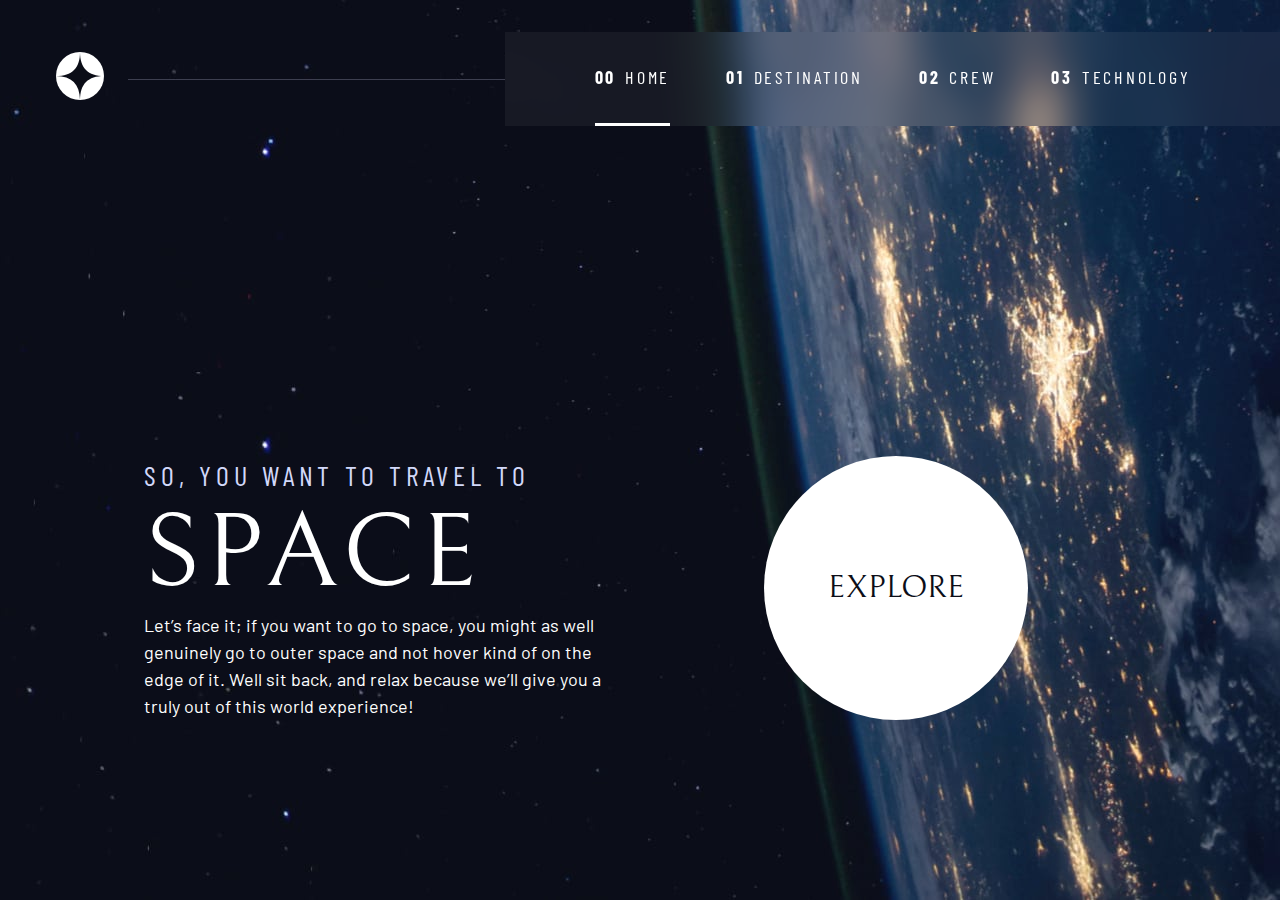
<file: index.html>
<!DOCTYPE html>
<html lang="en">
<head>
    <meta charset="UTF-8">
    <meta http-equiv="X-UA-Compatible" content="IE=edge">
    <meta name="viewport" content="width=device-width, initial-scale=1.0">
    <!-- Google fonts -->
    <link rel="preconnect" href="https://fonts.googleapis.com">
    <link rel="preconnect" href="https://fonts.gstatic.com" crossorigin>
    <link href="https://fonts.googleapis.com/css2?family=Barlow+Condensed:wght@400;700&family=Bellefair&family=Barlow:wght@400;700&display=swap" rel="stylesheet">
    <link rel="stylesheet" href="index.css">
    <link rel="icon" type="image/png" sizes="32x32" href="assets/favicon-32x32.png">
    <title>Space Tourism</title>

    <script src="navigation.js" defer></script>
</head>
<body class="home">
    <header class="primary-header flex">
        <div>
            <img class="logo" src="assets/shared/logo.svg" alt="space tourism logo">
        </div>
        <button class="mobile-nav-toggle" aria-controls="primary-navigation"><span class="sr-only" aria-expanded="false">Menu</span></button>
        <nav>
            <ul id="primary-navigation" data-visible="false" class="primary-navigation underline-indicators flex">
              <li class="active"><a class="ff-sans-cond uppercase text-white letter-spacing-2" href="index.html"><span aria-hidden="true">00</span>Home</a></li>
              <li><a class="ff-sans-cond uppercase text-white letter-spacing-2" href="destination.html"><span aria-hidden="true">01</span>Destination</a></li>
              <li><a class="ff-sans-cond uppercase text-white letter-spacing-2" href="crew.html"><span aria-hidden="true">02</span>Crew</a></li>
              <li><a class="ff-sans-cond uppercase text-white letter-spacing-2" href="technology.html"><span aria-hidden="true">03</span>Technology</a></li>
            </ul>
          </nav>
    </header>

    <main class="grid-container grid-container--home">
        <div>
            <h1 class="text-accent fs-500 ff-sans-cond letter-spacing-1 uppercase">So, you want to travel to
            <span class="d-block fs-900 ff-serif text-white">Space</span>
            </h1>
            <p>
            Let’s face it; if you want to go to space, you might as well genuinely go to 
            outer space and not hover kind of on the edge of it. Well sit back, and relax 
            because we’ll give you a truly out of this world experience!
            </p>
        </div>
        <div> 
            <a href="destination.html" class="large-button uppercase text-dark bg-white ff-serif">
                Explore
            </a>
        </div>
    </main>  
</body>
</html>
</file>
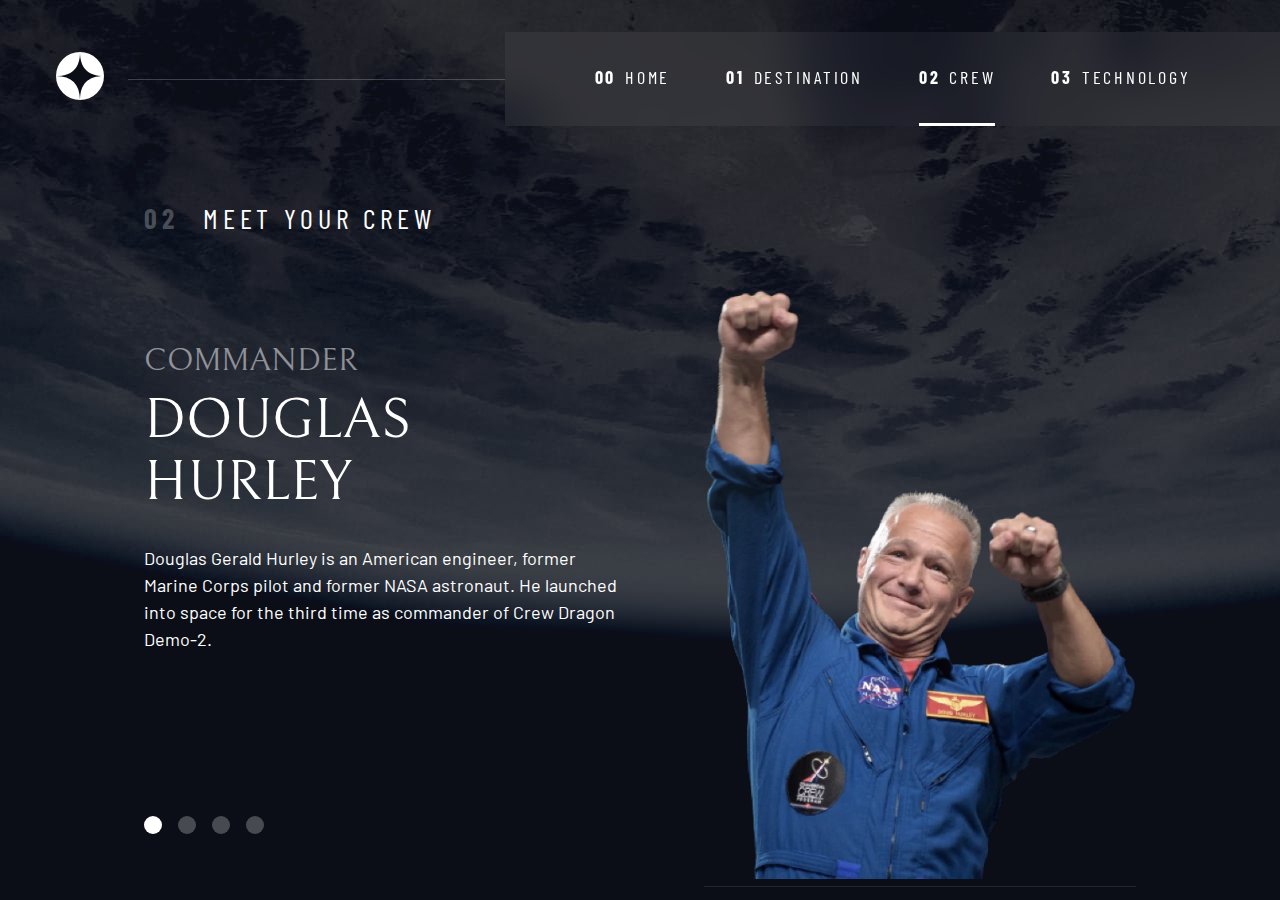
<file: crew.html>
<!DOCTYPE html>
<html lang="en">
  <head>
    <meta charset="UTF-8">
    <meta http-equiv="X-UA-Compatible" content="IE=edge">
    <meta name="viewport" content="width=device-width, initial-scale=1.0">
    <!-- Google fonts -->
    <link rel="preconnect" href="https://fonts.googleapis.com">
    <link rel="preconnect" href="https://fonts.gstatic.com" crossorigin>
    <link href="https://fonts.googleapis.com/css2?family=Barlow+Condensed:wght@400;700&family=Bellefair&family=Barlow:wght@400;700&display=swap" rel="stylesheet">
    <link rel="stylesheet" href="index.css">
    <link rel="icon" type="image/png" sizes="32x32" href="assets/favicon-32x32.png">
    <title>Space Tourism</title>

    <script src="navigation.js" defer></script>
    <script src="tabs.js" defer></script>
  </head>
  <body class="crew">
    <header class="primary-header flex">
      <div>
        <img class="logo" src="assets/shared/logo.svg" alt="space tourism logo">
      </div>
      <button class="mobile-nav-toggle" aria-controls="primary-navigation"><span class="sr-only" aria-expanded="false">Menu</span></button>
      <nav>
        <ul id="primary-navigation" data-visible="false" class="primary-navigation underline-indicators flex">
          <li><a class="ff-sans-cond uppercase text-white letter-spacing-2" href="index.html"><span aria-hidden="true">00</span>Home</a></li>
          <li><a class="ff-sans-cond uppercase text-white letter-spacing-2" href="destination.html"><span aria-hidden="true">01</span>Destination</a></li>
          <li class="active"><a class="ff-sans-cond uppercase text-white letter-spacing-2" href="crew.html"><span aria-hidden="true">02</span>Crew</a></li>
          <li><a class="ff-sans-cond uppercase text-white letter-spacing-2" href="technology.html"><span aria-hidden="true">03</span>Technology</a></li>
        </ul>
      </nav>
    </header>

    <main id="main" class="grid-container grid-container--crew flow">
      <h1 class="numbered-title"><span aria-hidden="true">02</span> Meet your crew</h1>
      
      <div class="dot-indicators flex" role="tablist" aria-label="crew member list">
        <button aria-selected="true" aria-controls="commander-tab" role="tab" data-image="commander-image" tabindex="0"><span class="sr-only">The commander</span></button>
        <button aria-selected="false" aria-controls="mission-tab" role="tab" data-image="mission-image" tabindex="-1"><span class="sr-only">The mission specialist</span></button>
        <button aria-selected="false" aria-controls="pilot-tab" role="tab" data-image="pilot-image" tabindex="-1"><span class="sr-only">The pilot</span></button>
        <button aria-selected="false" aria-controls="crew-tab" role="tab" data-image="crew-image" tabindex="-1"><span class="sr-only">The crew engineer</span></button>
      </div>
      
      <!-- commander -->
      <article class="crew-details flow" id="commander-tab" role="tabpanel" tabindex="0">
        <header class="flow flow--space-small">
          <h2 class="fs-600 ff-serif uppercase">Commander</h2>
          <p class="fs-700 uppercase ff-serif">Douglas Hurley</p>
        </header>
        <p>Douglas Gerald Hurley is an American engineer, former Marine Corps pilot 
        and former NASA astronaut. He launched into space for the third time as 
        commander of Crew Dragon Demo-2.</p>
      </article>
      
      <!-- mission specialist -->
      <article hidden class="crew-details flow" id="mission-tab" role="tabpanel" tabindex="0">
        <header class="flow flow--space-small">
          <h2 class="fs-600 ff-serif uppercase">Mission Specialist</h2>
          <p class="fs-700 uppercase ff-serif">Mark SHuttleworth</p>
        </header>
        <p>Mark Richard Shuttleworth is the founder and CEO of Canonical, the company behind
          the Linux-based Ubuntu operating system. Shuttleworth became the first South
          African to travel to space as a space tourist.</p>
      </article> 
      
      <!-- pilot -->
      <article hidden class="crew-details flow" id="pilot-tab" role="tabpanel" tabindex="0">
        <header class="flow flow--space-small">
          <h2 class="fs-600 ff-serif uppercase">Pilot</h2>
          <p class="fs-700 uppercase ff-serif">Victor Glover</p>
        </header>
        <p>Pilot on the first operational flight of the SpaceX Crew Dragon to the
          International Space Station. Glover is a commander in the U.S. Navy where
          he pilots an F/A-18.He was a crew member of Expedition 64, and served as a
          station systems flight engineer.</p>
      </article> 
      
      <!-- engineer -->
      <article hidden class="crew-details flow" id="crew-tab" role="tabpanel" tabindex="0">
        <header class="flow flow--space-small">
          <h2 class="fs-600 ff-serif uppercase">Flight Engineer</h2>
          <p class="fs-700 uppercase ff-serif">Anousheh Ansari</p>
        </header>
        <p>Anousheh Ansari is an Iranian American engineer and co-founder of Prodea Systems.
          Ansari was the fourth self-funded space tourist, the first self-funded woman to
          fly to the ISS, and the first Iranian in space.</p>
      </article> 
      
      
      <picture id="commander-image">
        <source srcset="assets/crew/image-douglas-hurley.webp" type="image/webp">
        <img src="assets/crew/image-douglas-hurley.png" alt="Douglas Hurley">
      </picture>
      <picture hidden id="mission-image">
        <source srcset="assets/crew/image-mark-shuttleworth.webp" type="image/webp">
        <img src="assets/crew/image-mark-shuttleworth.png" alt="Douglas Hurley">
      </picture>
      <picture hidden id="pilot-image">
        <source srcset="assets/crew/image-victor-glover.webp" type="image/webp">
        <img src="assets/crew/image-victor-glover.png" alt="Douglas Hurley">
      </picture>
      <picture hidden id="crew-image">
        <source srcset="assets/crew/image-anousheh-ansari.webp" type="image/webp">
        <img src="assets/crew/image-anousheh-ansari.png" alt="Douglas Hurley">
      </picture>
    </main>
</body>
</html>
</file>
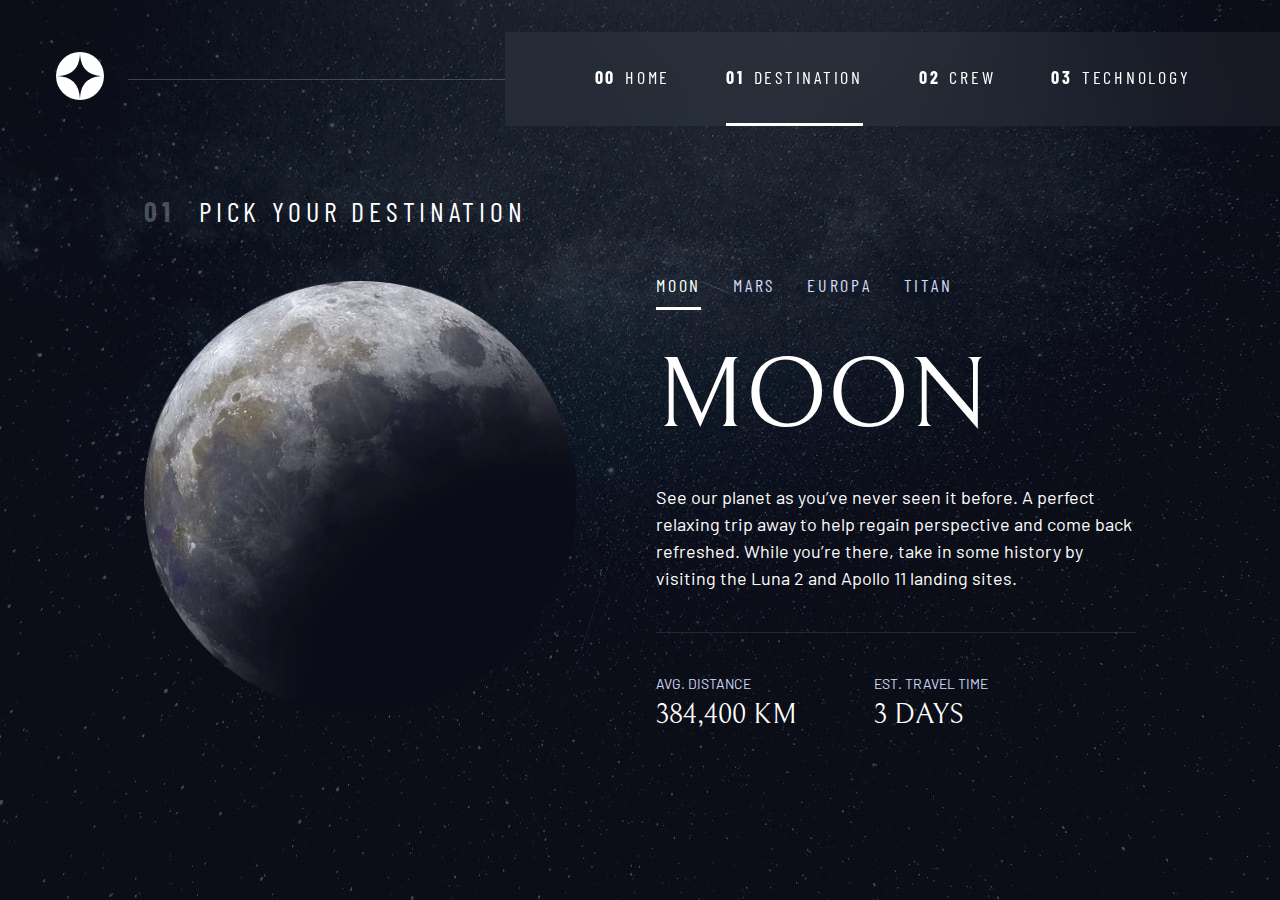
<file: destination.html>
<!DOCTYPE html>
<html lang="en">
  <head>
    <meta charset="UTF-8">
    <meta http-equiv="X-UA-Compatible" content="IE=edge">
    <meta name="viewport" content="width=device-width, initial-scale=1.0">
    <!-- Google fonts -->
    <link rel="preconnect" href="https://fonts.googleapis.com">
    <link rel="preconnect" href="https://fonts.gstatic.com" crossorigin>
    <link href="https://fonts.googleapis.com/css2?family=Barlow+Condensed:wght@400;700&family=Bellefair&family=Barlow:wght@400;700&display=swap" rel="stylesheet">
    <link rel="stylesheet" href="index.css">
    <link rel="icon" type="image/png" sizes="32x32" href="assets/favicon-32x32.png">
    <title>Space Tourism</title>

    <script src="navigation.js" defer></script>
    <script src="tabs.js" defer></script>
  </head>
  <body class="destination">
    <header class="primary-header flex">
      <div>
        <img class="logo" src="assets/shared/logo.svg" alt="space tourism logo">
      </div>
      <button class="mobile-nav-toggle" aria-controls="primary-navigation"><span class="sr-only" aria-expanded="false">Menu</span></button>
      <nav>
        <ul id="primary-navigation" data-visible="false" class="primary-navigation underline-indicators flex">
          <li><a class="ff-sans-cond uppercase text-white letter-spacing-2" href="index.html"><span aria-hidden="true">00</span>Home</a></li>
          <li class="active"><a class="ff-sans-cond uppercase text-white letter-spacing-2" href="destination.html"><span aria-hidden="true">01</span>Destination</a></li>
          <li><a class="ff-sans-cond uppercase text-white letter-spacing-2" href="crew.html"><span aria-hidden="true">02</span>Crew</a></li>
          <li><a class="ff-sans-cond uppercase text-white letter-spacing-2" href="technology.html"><span aria-hidden="true">03</span>Technology</a></li>
        </ul>
      </nav>
    </header>

    <main class="grid-container grid-container--destination flow">
      <h1 class="numbered-title"><span aria-hidden="true">01</span> Pick your destination</h1>

      <picture id="moon-image">
        <source srcset="assets/destination/image-moon.webp" type="image/webp">
        <img src="assets/destination/image-moon.png" alt="the moon">
      </picture>

      <picture hidden id="mars-image">
        <source srcset="assets/destination/image-mars.webp" type="image/webp">
        <img src="assets/destination/image-mars.png" alt="the mars">
      </picture>

      <picture hidden id="europa-image">
        <source srcset="assets/destination/image-europa.webp" type="image/webp">
        <img src="assets/destination/image-europa.png" alt="the europa">
      </picture>

      <picture hidden id="titan-image">
        <source srcset="assets/destination/image-titan.webp" type="image/webp">
        <img src="assets/destination/image-titan.png" alt="the titan">
      </picture>

      <div class="tab-list underline-indicators flex" role="tablist" aria-label="destination list">
        <button aria-selected="true" role="tab" aria-controls="moon-tab" class="uppercase ff-sans-cond text-accent letter-spacing-2" tabindex="0" data-image="moon-image">Moon</button>
        <button aria-selected="false" role="tab" aria-controls="mars-tab" class="uppercase ff-sans-cond text-accent letter-spacing-2" tabindex="-1" data-image="mars-image">Mars</button>
        <button aria-selected="false" role="tab" aria-controls="europa-tab" class="uppercase ff-sans-cond text-accent letter-spacing-2" tabindex="-1" data-image="europa-image">Europa</button>
        <button aria-selected="false" role="tab" aria-controls="titan-tab" class="uppercase ff-sans-cond text-accent letter-spacing-2" tabindex="-1" data-image="titan-image">Titan</button>
    </div>

      <!-- Moon -->
      <article id="moon-tab" class="destination-info flow" tabindex="0"  role="tabpanel">
        <h2 class="fs-800 uppercase ff-serif">Moon</h2>

        <p>See our planet as you’ve never seen it before. A perfect relaxing trip away to help 
        regain perspective and come back refreshed. While you’re there, take in some history 
        by visiting the Luna 2 and Apollo 11 landing sites.</p>

        <div class="destination-meta flex">
          <div>
            <h3 class="text-accent fs-200 uppercase">Avg. distance</h3>
            <p class="ff-serif uppercase">384,400 km</p>
          </div>
          <div>
            <h3 class="text-accent fs-200 uppercase">Est. travel time</h3>
            <p class="ff-serif uppercase">3 days</p>
          </div>
        </div>
      </article>

      <!-- Mars -->
      <article id="mars-tab" hidden class="destination-info flow" tabindex="0"  role="tabpanel">
        <h2 class="fs-800 uppercase ff-serif">Mars</h2>

        <p>Don’t forget to pack your hiking boots. You’ll need them to tackle Olympus Mons, 
          the tallest planetary mountain in our solar system. It’s two and a half times 
          the size of Everest!</p>

        <div class="destination-meta flex">
          <div>
            <h3 class="text-accent fs-200 uppercase">Avg. distance</h3>
            <p class="ff-serif uppercase">225 mil. km</p>
          </div>
          <div>
            <h3 class="text-accent fs-200 uppercase">Est. travel time</h3>
            <p class="ff-serif uppercase">9 months</p>
          </div>
        </div>
      </article>

      <!-- Europa -->
      <article id="europa-tab" hidden class="destination-info flow" tabindex="0"  role="tabpanel">
        <h2 class="fs-800 uppercase ff-serif">Europa</h2>

        <p>The smallest of the four Galilean moons orbiting Jupiter, Europa is a 
          winter lover’s dream. With an icy surface, it’s perfect for a bit of 
          ice skating, curling, hockey, or simple relaxation in your snug 
          wintery cabin.</p>

        <div class="destination-meta flex">
          <div>
            <h3 class="text-accent fs-200 uppercase">Avg. distance</h3>
            <p class="ff-serif uppercase">628 mil. km</p>
          </div>
          <div>
            <h3 class="text-accent fs-200 uppercase">Est. travel time</h3>
            <p class="ff-serif uppercase">3 years</p>
          </div>
        </div>
      </article>

      <!-- Titan -->
      <article id="titan-tab" hidden class="destination-info flow" tabindex="0"  role="tabpanel">
        <h2 class="fs-800 uppercase ff-serif">Titan</h2>

        <p>The only moon known to have a dense atmosphere other than Earth, Titan 
          is a home away from home (just a few hundred degrees colder!). As a 
          bonus, you get striking views of the Rings of Saturn.</p>

        <div class="destination-meta flex">
          <div>
            <h3 class="text-accent fs-200 uppercase">Avg. distance</h3>
            <p class="ff-serif uppercase">1.6 bil. km</p>
          </div>
          <div>
            <h3 class="text-accent fs-200 uppercase">Est. travel time</h3>
            <p class="ff-serif uppercase">7 years</p>
          </div>
        </div>
      </article>
    </main>
  </body>
</html>
</file>
<file: index.css>
/* --------------------- */
/* Custom properties */
/* --------------------- */

:root {
  /* colors */
  --clr-dark: 230 35% 7%;
  --clr-light: 231 77% 90%;
  --clr-white: 0 0% 100%;

  /* font sizes */
  --fs-900: clamp(5rem, 7vw + 1rem, 9.375rem);
  --fs-800: 6.25rem;
  --fs-700: 3.5rem;
  --fs-600: 1rem;
  --fs-500: 1rem;
  --fs-400: 0.9375rem;
  --fs-300: 1rem;
  --fs-200: 0.875rem;

  /* font family */
  --ff-serif: "Bellefair", serif;
  --ff-sans-cond: "Barlow Condensed", sans-serif;
  --ff-sans-normal: "Barlow", sans-serif;
}

@media (min-width: 35em) {
  :root {
    /* font sizes */
    --fs-800: 5rem;
    --fs-700: 2.5rem;
    --fs-600: 1.5rem;
    --fs-500: 1.25rem;
    --fs-400: 1rem;
  }
}

@media (min-width: 45em) {
  :root {
    /* font sizes */
  --fs-800: 6.25rem;
  --fs-700: 3.5rem;
  --fs-600: 2rem;
  --fs-500: 1.75rem;
  --fs-400: 1.125rem; 
  }
}


/* --------------------- */
/* Reset */
/* --------------------- */

/* https://piccalil.li/blog/a-modern-css-reset/ */

/* Box sizing */

*,
*::before,
*::after {
  box-sizing: border-box;
}

/* Reset margins */

body,
h1,
h2,
h3,
h4,
h5,
p,
figure,
picture {
  margin: 0;
}

h1,
h2,
h3,
h4,
h5,
h6,
p {
  font-weight: 400;
}

/* set up the body */
body {
  font-family: var(--ff-sans-normal);
  font-size: var(--fs-400);
  color: hsl(var(--clr-white));
  background-color: hsl(var(--clr-dark));
  line-height: 1.5;
  min-height: 100vh;
  overflow-x: hidden;
  display: grid;
  grid-template-rows: min-content 1fr;
}

/* Make images easier to work with */

img,
picture {
  max-width: 100%;
}

/* Make form easier to work with */

input,
button,
textarea,
select {
  font: inherit;
}

/* Remove animations for people who have turned them off */

@media(prefers-reduced-motion: reduce) {
  *,
  *::before,
  *::after {
    animation-duration: 0.01ms !important;
    animation-iteration-count: 1 !important;
    transition-duration: 0.01ms !important;
    scroll-behavior: auto !important;
  }
}

/* --------------------- */
/* Utility Classes */
/* --------------------- */

.flex {
  display: flex;
  gap: var(--gap, 1rem);
}

.flex.even-columns > * {
  width: 100%;
}

.grid {
  display: grid;
  gap: var(--gap, 1rem);
}

.d-block {
  display: block;
}

.flow > * + * {
  margin-top: var(--flow-space, 1rem);
}

.grid-template-column {
  gap: 3rem;
  grid-template-columns: 250px 250px 250px;
}

.flow--space-small {
  --flow-space: .75rem;
}

.container {
  --gap: 5rem;
  padding-inline: 2em;
  margin-inline: auto;
  max-width: 60rem;
}
 
.grid-container {
  text-align: center;
  display: grid;
  place-items: center;
  padding-inline: 1rem;
  padding-bottom: 5rem;
}

.grid-container p:not([class]) {
  max-width: 50ch;
}

.grid-container-technology {
  text-align: center;
  display: grid;
  place-items: center;
  padding-inline: 1rem;
  padding-bottom: 5rem;
}


.numbered-title {
  grid-area: title;
}

/* destination layout */

.grid-container--destination {
  --flow-space: 2rem;
  grid-template-areas: 'title'
                        'image'
                        'tabs'
                        'content';
}

.grid-container--destination > picture {
  grid-area: image;
  max-width: 60%;
}

.grid-container--destination > .tab-list {
  grid-area: tabs;
}

.grid-container--destination > .destination-info {
  grid-area: content;
}

.destination-meta {
  flex-direction: column;
  border-top: 1px solid hsl(var(--clr-white) / .1);
  padding-top: 2.5rem;
  margin-top: 2.5rem;
}

.destination-meta p {
  font-size: 1.75rem;
}

/* crew layout */

.grid-container--crew {
  --flow-space: 2rem;
  grid-template-areas: 
    'title'
    'image'
    'tabs'
    'content';
}

.grid-container--crew > picture {
  grid-area: image;
  max-width: 60%;
  border-bottom: 1px solid hsl( var(--clr-white) / .1);
}

.grid-container--crew > .dot-indicators {
  grid-area: tabs;
}

.grid-container--crew > .crew-details {
  grid-area: content;
}

.crew-details header h2 {
  color: hsl(var(--clr-white) / .5);
}

/* technology layout */

.grid-container--technology {
  --flow-space: 2rem;
  grid-template-areas: 
  'title'
  'image'
  'tabs'
  'content'
}

.grid-container--technology > picture {
  grid-area: image;
}

.grid-container--technology > .number-indicators {
  grid-area: tabs;
  grid-auto-flow: column;
}

.grid-container--technology > .technology-details {
  grid-area: content;
}

.technology-details header h2 {
  color: hsl(var(--clr-white) / .5);
}

.mt-img {
  display: block;
}

.d-img {
  display: none;
}

@media (min-width: 35em) {
  .numbered-title {
    justify-self: start;
    margin-top: 2rem;
  }

  .destination-meta {
    flex-direction: row;
    justify-content: space-evenly;
  }

  .grid-container--crew {
    padding-bottom: 0;
    grid-template-areas: 
      'title'
      'content'
      'tabs'
      'image';
  }

  .grid-container-technology {
    text-align: center;
  }

  .grid-container--technology {
    grid-template-areas:
      'title'
      'image'
      'tabs'
      'content'
  }

  .grid-container--technology > .number-indicators {
    grid-area: tabs;
    grid-auto-flow: column;
  }

  .grid-container-technology p:not([class]) {
    width: auto;
  }

  .mt-img {
    display: block;
  }

  .d-img {
    display: none;
  }
}

@media (min-width: 45em) {
  .grid-container {
    text-align: left;
    column-gap: var(--container-gap, 2rem);
    grid-template-columns: minmax(1rem, 1fr) repeat(2, minmax(0, 30rem)) minmax(1rem, 1fr);
  }

  .grid-container-technology {
    text-align: left;
    column-gap: var(--container-gap, 3.8rem);
  }

  .grid-container--home > *:first-child {
    grid-column: 2;
  }
  
  .grid-container--home > *:last-child {
    grid-column: 3;
  }

  .grid-container--home {
    padding-bottom: max(6rem, 20vh);
    align-items: end;
  }

  .grid-container--destination {
    justify-items: start;
    align-content: start;
    grid-template-areas: 
      '. title title .'
      '. image tabs .'
      '. image content .';
  }

  .grid-container--technology > .number-indicators {
    grid-area: tabs;
    grid-auto-flow: row;
  }

  .grid-container--destination > picture,
  .grid-container--crew > picture {
    max-width: 90%;
  }

  .destination-meta {
    --gap: min(6vw, 6rem);
    justify-content: start;
  }

  .grid-container--crew {
    grid-template-areas: 
      '. title title .'
      '. content image .'
      '. tabs image .';
  }

  .grid-container--technology {
    grid-template-areas:
      '. title title .'
      '. tabs content image';
  }

  .grid-container--crew > .dot-indicators {
    justify-self: start;
  }

  .grid-container--crew > picture {
    justify-self: end;
  }

  .grid-container-technology p:not([class]) {
    max-width: 50ch;
  }

  .mt-img {
    display: none;
  }

  .d-img {
    display: block;
  }
}

.sr-only {
  position: absolute;
  width: 1px;
  height: 1px;
  padding: 0;
  margin: -1px;
  overflow: hidden;
  clip: rect(0, 0, 0, 0);
  white-space: nowrap; /*added line */
  border: 0;
}


.box {
  background: lightblue;
  padding: 3rem;
}

.call-to-action {
  background: pink;
  padding: 2rem;
  border-radius: 1rem;
}

/* Colors */

.bg-dark {
  background-color: hsl(var(--clr-dark));
}
.bg-accent {
  background-color: hsl(var(--clr-light));
}
.bg-white {
  background-color: hsl(var(--clr-white));
}

.text-dark {
  color: hsl(var(--clr-dark));
}
.text-accent {
  color: hsl(var(--clr-light));
}
.text-white {
  color: hsl(var(--clr-white));
}


/* typography */

.ff-serif {
  font-family: var(--ff-serif);
}

.ff-sans-cond {
  font-family: var(--ff-sans-cond);
}

.ff-sans-normal {
  font-family: var(--ff-sans-norml);
}

.letter-spacing-1 {
  letter-spacing: 4.75px;
}

.letter-spacing-2 {
  letter-spacing: 2.75px;
}

.letter-spacing-3 {
  letter-spacing: 2.35px;
}

.uppercase {
  text-transform: uppercase;
}

.fs-900 {
  font-size: var(--fs-900);
}

.fs-800 {
  font-size: var(--fs-800);
}

.fs-700 {
  font-size: var(--fs-700);
}

.fs-600 {
  font-size: var(--fs-600);
}

.fs-500 {
  font-size: var(--fs-500);
}

.fs-400 {
  font-size: var(--fs-400);
}

.fs-300 {
  font-size: var(--fs-300);
}

.fs-200 {
  font-size: var(--fs-200);
}

.fs-900,
.fs-800,
.fs-700,
.fs-600 {
  line-height: 1.1;
}

.numbered-title {
  font-family: var(--ff-sans-cond);
  font-size: var(--fs-500);
  text-transform: uppercase;
  letter-spacing: 4.72px;
}

.numbered-title span {
  margin-right: .5em;
  font-weight: 700;
  color: hsl(var(--clr-white) / .25);
}


/* -------------- */
/* components */
/* -------------- */

.large-button {
  font-size: 2rem;
  position: relative;
  z-index: 1;
  display: inline-grid;
  place-items: center;
  padding: 0 2em;
  border-radius: 50%;
  aspect-ratio: 1;
  text-decoration: none;
}

.large-button::after {
  content: '';
  position: absolute;
  z-index: -1;
  width: 100%;
  height: 100%;
  background-color: hsl(var(--clr-white) / .1);
  border-radius: 50%;
  opacity: 0;
  transition: opacity 500ms linear, transform 750ms ease-out;
}

.large-button:hover::after,
.large-button:focus::after {
  opacity: 1;
  transform: scale(1.5);
}

/* primary header */

.logo {
  margin: 1.5rem clamp(1.5rem, 5vw, 3.5rem);
}

.primary-header {
  justify-content: space-between;
  align-items: center;
}

.primary-navigation {
  --gap: clamp(1.5rem, 5vw, 3.5rem);
  --underline-gap: 2rem;
  list-style: none;
  padding: 0;
  margin: 0;
  background: hsl(var(--clr-dark) / 0.95);
  backdrop-filter: blur(1.3rem);
}

.primary-navigation li a {
  text-decoration: none;
}

.primary-navigation a > span {
  font-weight: 700;
  margin-right: .5em;
}

.mobile-nav-toggle {
  display: none;
}

@supports (backdrop-filter: blur(1.3rem)) {
  .primary-navigation {
    background: hsl(var(--clr-white) / 0.05);
    backdrop-filter: blur(1.3rem);
  }
}

@media (max-width: 35rem) {
  .primary-navigation {
    --underline-gap: .5rem;
    position: fixed;
    z-index: 1000;
    inset: 0 0 0 30%;
    /* background: hsl(var(--clr-white) / .1); */
    list-style: none;
    padding: min(20rem, 15vh) 2rem;
    margin: 0;
    flex-direction: column;
    transform: translateX(100%);
    transition: transform 500ms ease-in-out;
  }

  .primary-navigation.underline-indicators > .active {
    border: 0;
  }

  .primary-navigation[data-visible="true"] {
    transform: translateX(0);
  }

  .mobile-nav-toggle {
    display: block;
    position: absolute;
    z-index: 2000;
    right: 1rem;
    top: 2rem;
    background: transparent;
    background-image: url(./assets/shared/icon-hamburger.svg);
    background-repeat: no-repeat;
    background-position: center;
    width: 1.5rem;
    aspect-ratio: 1;
    border: 0;
  }

  .mobile-nav-toggle[aria-expanded="true"] {
    background-image: url(./assets/shared/icon-close.svg);
  }

  .mobile-nav-toggle:focus-visible {
    outline: 0;
  }
}

@media (min-width: 35em) {
  .primary-navigation {
    padding-inline: clamp(3rem, 7vw, 7rem);
  }
}

@media (min-width: 35em) and (max-width: 44.999em) {

  .primary-navigation a > span {
    display: none;
  }
}

@media (min-width: 45em) {
  .primary-header::after {
    content: '';
    display: block;
    position: relative;
    width: 100%;
    height: 1px;
    margin-right: -2.7rem;
    background: hsl(var(--clr-light) / .25);
    order: 1;
  }

  nav {
    order: 2;
  }

  .primary-navigation {
    margin-block: 2rem;
  }
}

.underline-indicators > * {
  cursor: pointer;
  padding: var(--underline-gap, .5rem) 0;
  border: 0;
  border-bottom: .2rem solid hsl(var(--clr-white) / 0);
  background-color: transparent;
}

.underline-indicators > *:hover,
.underline-indicators > *:focus {
  border-color: hsl(var(--clr-white) / .5);
}

.underline-indicators > .active,
.underline-indicators > [aria-selected="true"] {
  color: hsl(var(--clr-white) / 1);
  border-color: hsl(var(--clr-white) / 1);
}

.tab-list {
  --gap: 2rem;
}

.dot-indicators > * {
  cursor: pointer;
  border: 0;
  border-radius: 50%;
  padding: .5em;
  background-color: hsl(var(--clr-white)/.25)
}

.dot-indicators > *:hover,
.dot-indicators > *:focus {
  cursor: pointer;
  border: 0;
  border-radius: 50%;
  padding: .5em;
  background-color: hsl(var(--clr-white) / 1)
}

.dot-indicators > [aria-selected="true"] {
  background-color: hsl(var(--clr-white) / 1);
}

.number-indicators > * {
  cursor: pointer;
  border: 1px solid  hsl(var(--clr-white) / .1);
  border-radius: 50%;
  padding: 0 .5em;
  background: transparent;
  font-size: 2rem;
  color: hsl(var(--clr-white))
}

.number-indicators > *:hover,
.number-indicators > *:focus {
  cursor: pointer;
  border: 1px solid hsl(var(--clr-white) / 1);
  border-radius: 50%;
  padding: 0 .5em;
  color: hsl(var(--clr-white))
}

.number-indicators > [aria-selected="true"] {
  background-color: hsl(var(--clr-white) / 1);
  color: hsl(var(--clr-dark))
}
 
/* ------------------------ */
/* Page Specific background */
/* ------------------------ */

body {
  background-size: cover;
  background-position: bottom center;
}


/* home */

.home {
  background-image: url(./assets/home/background-home-mobile.jpg);
}

@media (min-width: 35rem) {
  .home {
    background-position: center center;
    background-image: url(./assets/home/background-home-tablet.jpg);
  }
}

@media (min-width: 45rem) {
  .home {
    background-image: url(./assets/home/background-home-desktop.jpg);
  }
}

/* destination */

.destination {
  background-image: url(./assets/destination/background-destination-mobile.jpg);
}

@media (min-width: 35rem) {
  .destination {
    background-position: center center;
    background-image: url(./assets/destination/background-destination-tablet.jpg);
  }
}

@media (min-width: 45rem) {
  .destination {
    background-image: url(./assets/destination/background-destination-desktop.jpg);
  }
}

/* crew */

.crew {
  background-image: url(./assets/crew/background-crew-mobile.jpg);
}

@media (min-width: 35rem) {
  .crew {
    background-position: center center;
    background-image: url(./assets/crew/background-crew-tablet.jpg);
  }
}

@media (min-width: 45rem) {
  .crew {
    background-image: url(./assets/crew/background-crew-desktop.jpg);
  }
}

/* technology */

.technology {
  background-image: url(./assets/technology/background-technology-mobile.jpg);
}

@media (min-width: 35rem) {
  .technology {
    background-position: center center;
    background-image: url(./assets/technology/background-technology-tablet.jpg);
  }
}

@media (min-width: 45rem) {
  .technology {
    background-position: top;
    background-image: url(./assets/technology/background-technology-desktop.jpg);
  }
}
</file>
